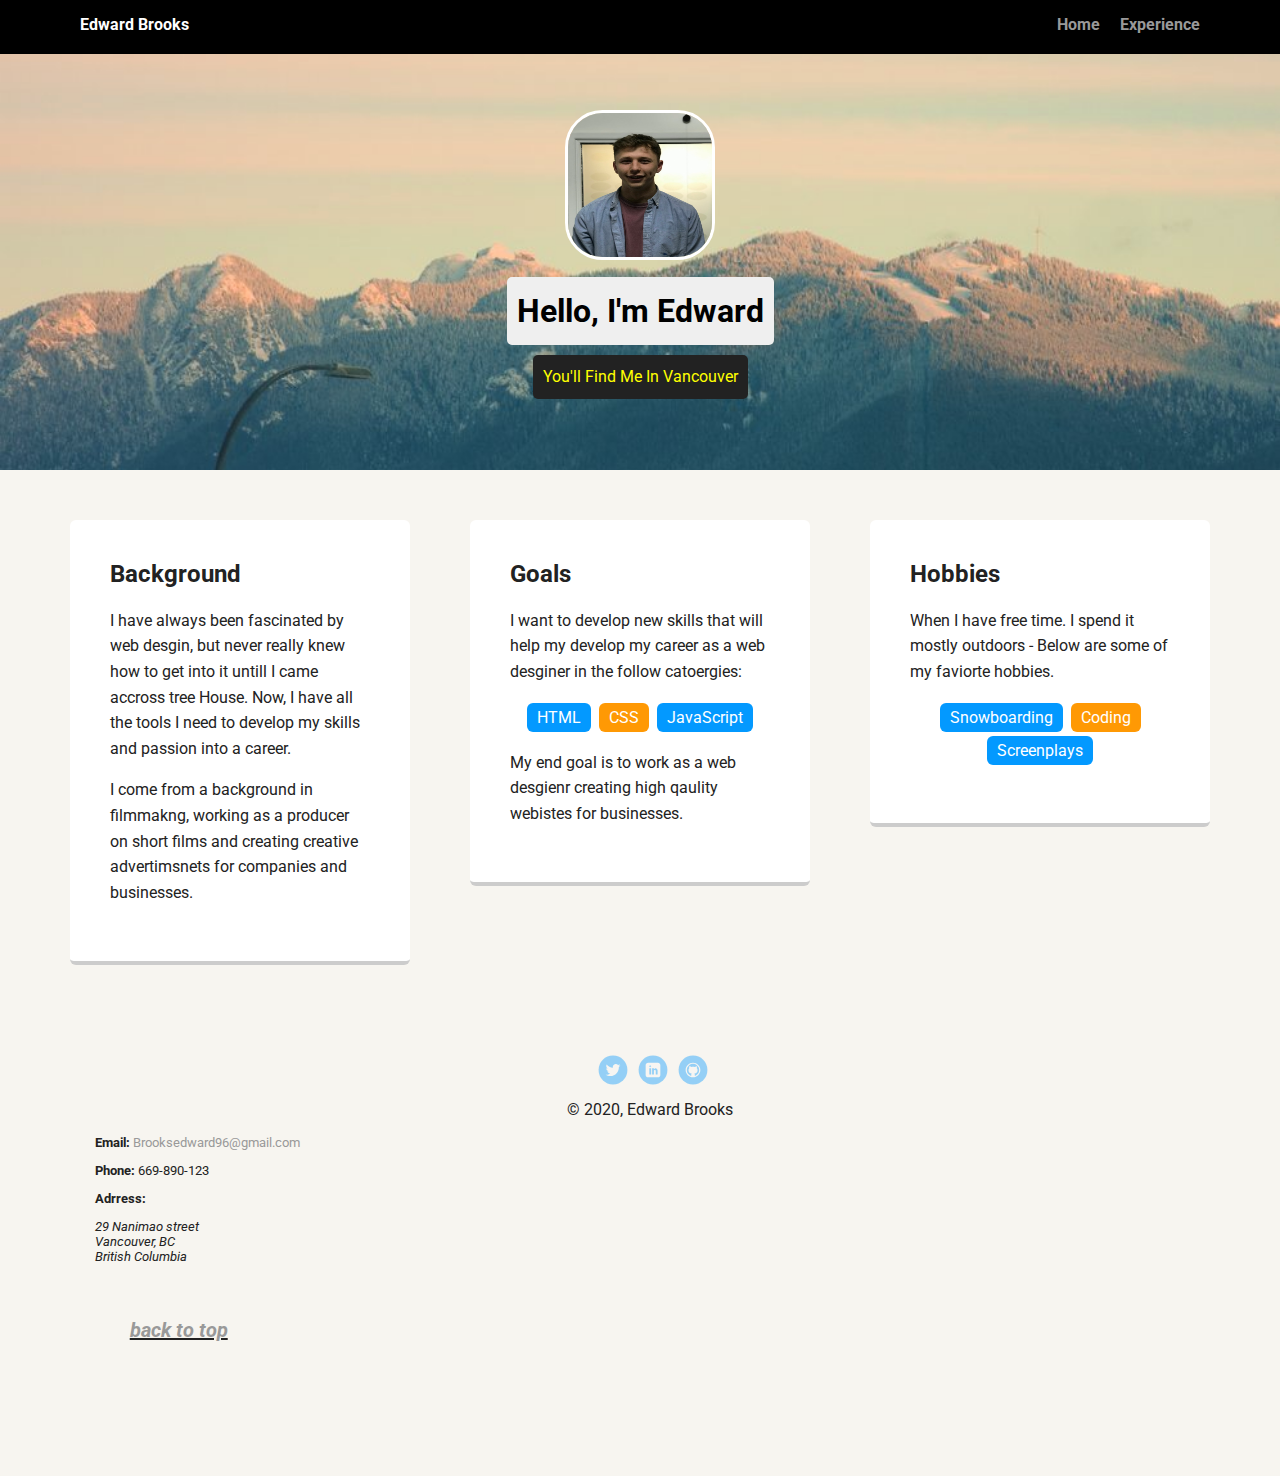
<file: index.html>
<!doctype html>
<html lang="en">
<head>
  <meta charset="utf-8">
  <title>Edward Brooks's Profile</title>
  <meta name="viewport" content="width=device-width, initial-scale=1.0">
  <link rel="stylesheet" href="styles.css">
  <link href="https://fonts.googleapis.com/css2?family=Roboto&display=swap" rel="stylesheet">
</head>

<body>
    <aside class="main-nav">
        <ul class="nav">
          <li class="name">Edward Brooks</li>
          <li><a id="#top" href="index.html">Home</a></li>
          <li><a href="expierence.html">Experience</a></li>
        </ul>
    </aside>

    <header class="home-header">
      <img src="images/Ed.jpg" alt="Picture of Ed" class="profile-image">
      <h1 class="tag name">Hello, I'm Edward</h1>
      <p class="tag location">You'll Find Me In Vancouver</p>
    </header>

    <main class="flex">
      <section>
        <div class="card">
          <h2>Background</h2>
          <p> I have always been fascinated by web desgin, but never really knew how to get into it untill I came accross tree House. Now, I have all the tools I need to develop my skills and passion into a career. </p>
          <p> I come from a background in filmmakng, working as a producer on short films and creating creative advertimsnets for companies and businesses. </p>
        </div> 
     </section>

     <section> 
      <div class="card">
        <h2>Goals</h2>
        <p>I want to develop new skills that will help my develop my career as a web desginer in the follow catoergies:</p>
        <ul class="skills">
          <li>HTML</li>
          <li>CSS</li>
          <li>JavaScript</li>
        </ul>
        <p> My end goal is to work as a web desgienr creating high qaulity webistes for businesses.</p>
      </div> 
    </section>

    <section> 
      <div class="card">
        <h2>Hobbies</h2>
        <p> When I have free time. I spend it mostly outdoors - Below are some of my faviorte hobbies. </p>
        <ul class="skills">
          <li>Snowboarding</li>
          <li>Coding</li>
          <li>Screenplays</li>
        </ul>
      </div> 
    </section>

    </main> 

    <footer>
      <aside> 
      <ul>
        <li><a href="https://twitter.com/explore" target="_blank" class="social twitter">Twitter </a></li>
        <li><a href="https://www.linkedin.com/in/edward-brooks-332b45165/" target="_blank" class="social linkedin">LinkedIn </a></li>
        <li><a href="https://github.com/ed-brooks" target="_blank" class="social github">Github</a></li>
      </ul>

      <p class="copyright">&copy; 2020, Edward Brooks </p>
      <div class="Contact"> 
      <strong> Email: </strong> <a href="mailto:brooksedward96@gmail.com?subject=MoreInfo" target="_blank"> Brooksedward96@gmail.com </a>
      <p> <strong> Phone: </strong> 669-890-123 </p>
      <p> <strong> Adrress:  </strong> </p>
      <address>
        29 Nanimao street <br> 
        Vancouver, BC <br> 
        British Columbia <br> 

        <p class="top"> <a href="#top"> back to top </a> </p>
      </address>
    </div>
    </aside>
    </footer>

  </body>
  </html>
</file>
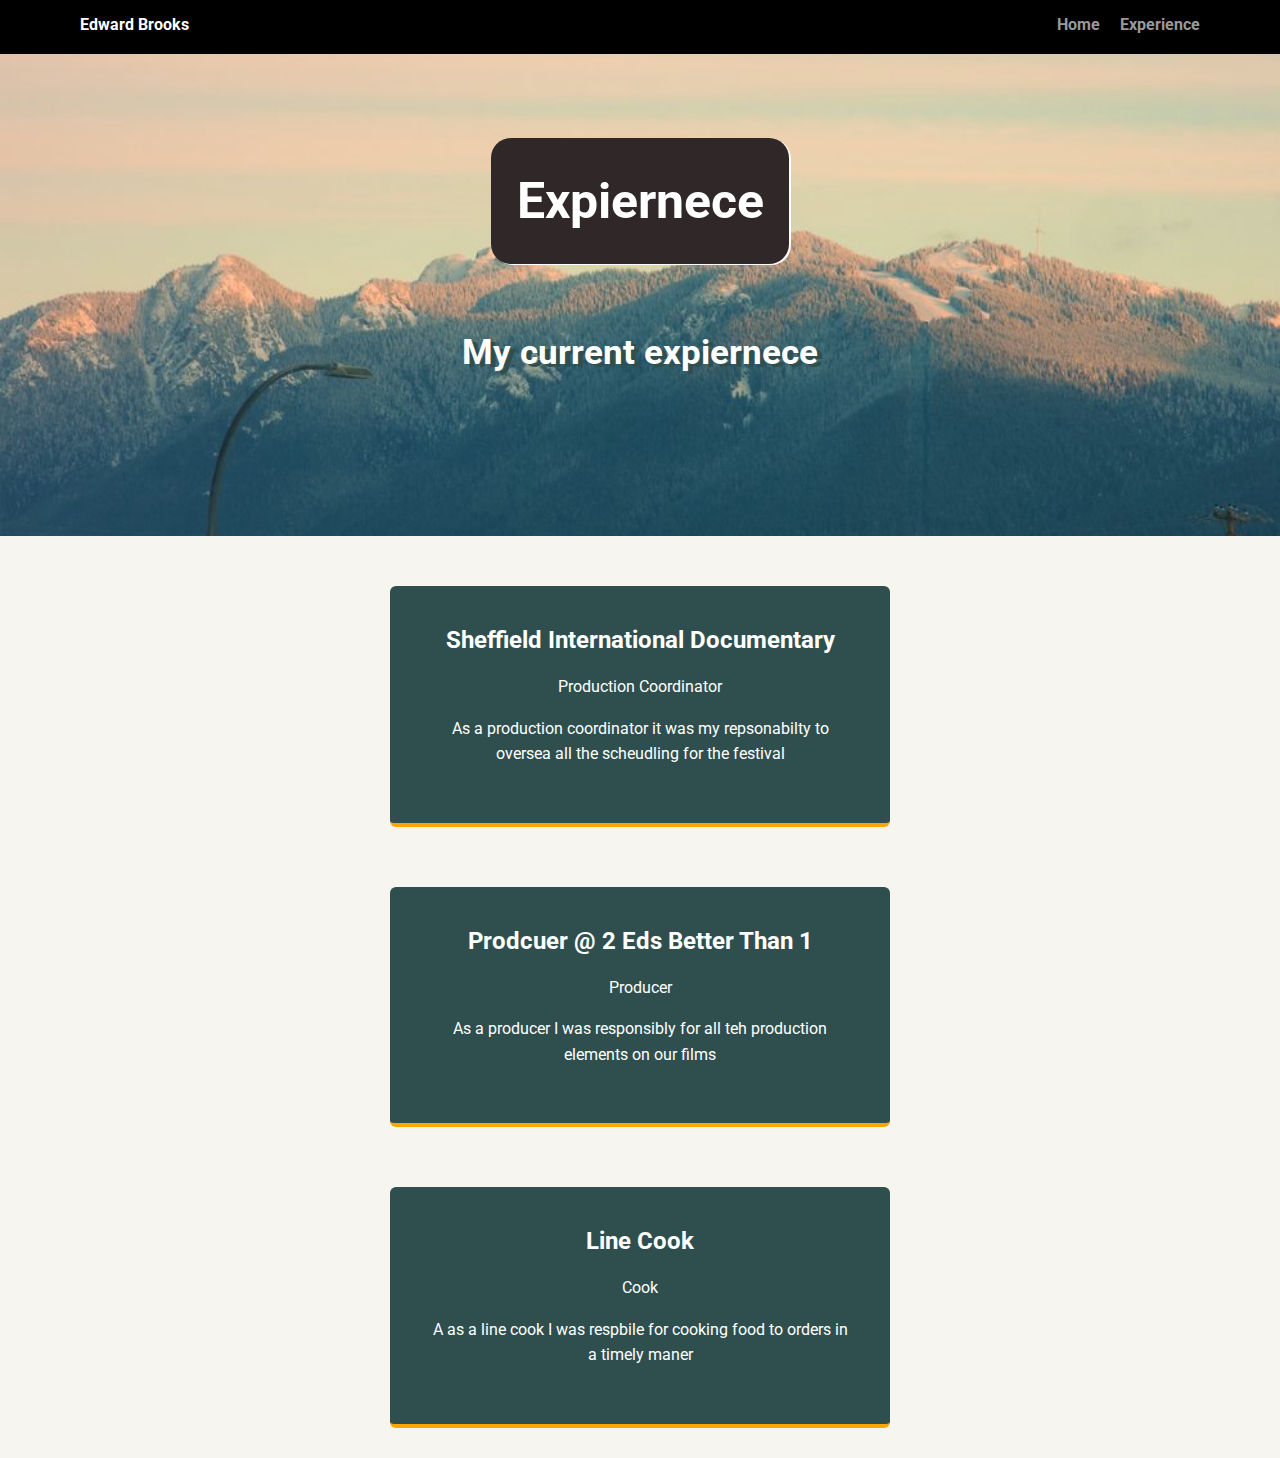
<file: expierence.html>
<!DOCTYPE html>
<html lang="en">
<head>
    <meta charset="UTF-8">
    <meta name="viewport" content="width=device-width, initial-scale=1.0">
    <link rel="stylesheet" href="styles.css">
  <link href="https://fonts.googleapis.com/css2?family=Roboto&display=swap" rel="stylesheet">
    <title>My Expiernece</title>
    <style> 
      * {
        color: white;
      }
      </style>
  </head>
<body>

    <div class="main-nav">
        <ul class="nav">
          <li class="name">Edward Brooks</li>
          <li><a href="index.html">Home</a></li>
          <li><a href="expierence.html">Experience</a></li>  <!-- Add link to new page -->
        </ul>
    </div>

    <header> 
        <div class="ex-header">
        <h1 class="heading"> Expiernece</h1>
        <h2 class="sec-heading"> My current expiernece</h2>
    </div>
    </header>
 
        <main>
            <section class="flex-2">
              <div class="card-2">
                <h2>Sheffield International Documentary</h2>
                <p> Production Coordinator </p>
                <p> As a production coordinator it was my repsonabilty to oversea all the scheudling for the festival  </p>
              </div> 
           </section>
        
            <section class="flex-2">
              <div class="card-2">
                <h2>Prodcuer @ 2 Eds Better Than 1</h2>
                <p> Producer</p>
                <p> As a producer I was responsibly for all teh production elements on our films  </p>
              </div> 
           </section>
          
            <section class="flex-2">
              <div class="card-2">
                <h2>Line Cook </h2>
                <p> Cook  </p>
                <p> A as a line cook I was respbile for cooking food to orders in a timely maner  </p>
              </div> 
            </section>
          </main>
</body>
</html>
</file>
<file: styles.css>
* { 
  box-sizing: border-box;
}

* {
font-family: 'Roboto', sans-serif;
}
  
body {
  margin: 0;
  padding: 0;
  text-align: center;
  font-family: 'Roboto', sans-serif;
  color: #222;
  background: #f7f5f0;
}
/* Link Styles */

a {
  text-decoration: none;
  color: #999;
}
a:hover {
  color: #6633ff;
}

/* Section Styles */

.main-nav {
  width: 100%;
  background: black;
  min-height: 30px;
  padding: 10px;
  position: fixed;
  text-align: center;
}
.nav {
  display: flex;
  justify-content: space-around;
  font-weight: 700;
  list-style-type: none;
  margin: 0 auto;
  padding: 0;
}

.nav .name {
    display: block;
    margin-right: auto;
    color: white;
}
.nav li {
  padding: 5px 10px 10px 10px;
}
.nav a {
  transition: all .5s;
}
.nav a:hover {
  color: white;
}

.home-header {
  text-align: center;
  background: url('images/Vancouver.jpg') no-repeat top center ;
  background-size: cover;
  overflow: hidden;
  padding-top: 60px;
}

header {
  line-height: 1.5;
}
header .profile-image {
  margin-top: 50px;
  width: 150px;
  height: 150px;
  border-radius: 25%;
  border: 3px solid white;
  transition: all .8s;
  background-size: cover; 
}
header .profile-image:hover {
  transform: scale(1.4) rotate(360deg);
}
.tag {
  background-color: #efefef;
  color: black;
  padding: 10px;
  border-radius: 5px;
  display: table;
  margin: 10px auto;
} 
.location {
  background-color: #222;
  color: yellow;
}
.card {
  margin: 30px;
  padding: 20px 40px 40px;
  max-width: 500px;
  text-align: left;
  background: #fff;
  border-bottom: 4px solid #ccc;
  border-radius: 6px;
  transition: all .5s;
}
.card:hover {
  border-color: #ff99ff;
}

ul.skills {
  padding: 0;
  text-align: center;
}

.skills li {
  border-radius: 6px;
  display: inline-block;
  background: #ff9904;
  color: white;
  padding: 5px 10px;
  margin: 2px;
}

.skills li:nth-child(odd) {
  background: #0399ff;
}

footer {
  width: 100%;
  min-height: 30px;
  padding: 20px 0 40px 20px;
}

.Contact {
font-size: 13px; 
text-align: left;
margin-left:3%;
}

footer .copyright {
  top: -8px;
  font-size: .75em;
}

footer ul {
  list-style-type: none;
  margin: 0;
  padding: 0;
}

footer ul li {
  display: inline-block;
}

a.social {
  display: inline-block;
  text-indent: -9999px;
  margin-left: 5px;
  width: 30px;
  height: 30px;
  background-size: 30px 30px;
  opacity: .4;
  transition: all .5s;
}
a.twitter {
  background-image: url(images/twitter.svg);
}
a.linkedin {
  background-image: url(images/linkedin.svg);
}
a.github {
  background-image: url(images/github.svg);
}
a.social:hover {
  opacity: 1;
}
.clearfix {
  clear: both;
}

/* Styles for larger screens */
@media screen and (min-width: 720px) {
}
  
  .flex {
      display: -ms-flexbox;      /* TWEENER - IE 10 */
      display: flex; 
      max-width: 1200px;
      -ms-flex-pack: distribute;
      justify-content: space-around;
      margin: 0 auto;
  }

  header {
    min-height: 470px;
  }

  .nav {
    max-width: 1200px;
    padding: 0 30px;
  }


  main {
    padding-top: 20px;
  }

  main p {
    line-height: 1.6em;
  }

  footer {
    font-size: 1.3em;
    max-width: 1200px;
    margin: 40px auto;
  }

/* Expiernece page CSS */ 

.ex-header {
  text-align: center;
  background: url('images/Vancouver.jpg') no-repeat top center ;
  background-size: cover;
  overflow: hidden;
  padding-top: 10px;
  padding-bottom: 10%;
  margin-top: 0;
}

.heading {
font-size:50px; 
color: white;
display: inline-block;
background-color:  rgba(48, 40, 40, 1);
margin-top: 10%;
padding: 2% 2%;
border-radius: 20px;
box-shadow: 2px 1px white;
}

.sec-heading {
font-size: 35px;
color: white;
text-shadow: 5px 3px darkslategray;
}

.flex-2 {
  display: -ms-flexbox;      /* TWEENER - IE 10 */
  display: flex; 
  max-width: 1200px;
  -ms-flex-pack: distribute;
  justify-content: space-around;
  margin: 0 auto;
}

.card-2 {
  margin: 30px;
  padding: 20px 40px 40px;
  max-width: 500px;
  text-align: center;
  background: darkslategray; 
  border-bottom: 4px solid orange;
  border-radius: 6px;
  transition: all .5s;
}

.top {

display: inline-block;
padding: 3% 3% ;
font-size: 20px;
font-weight: bold;
text-decoration: underline;
}
</file>
